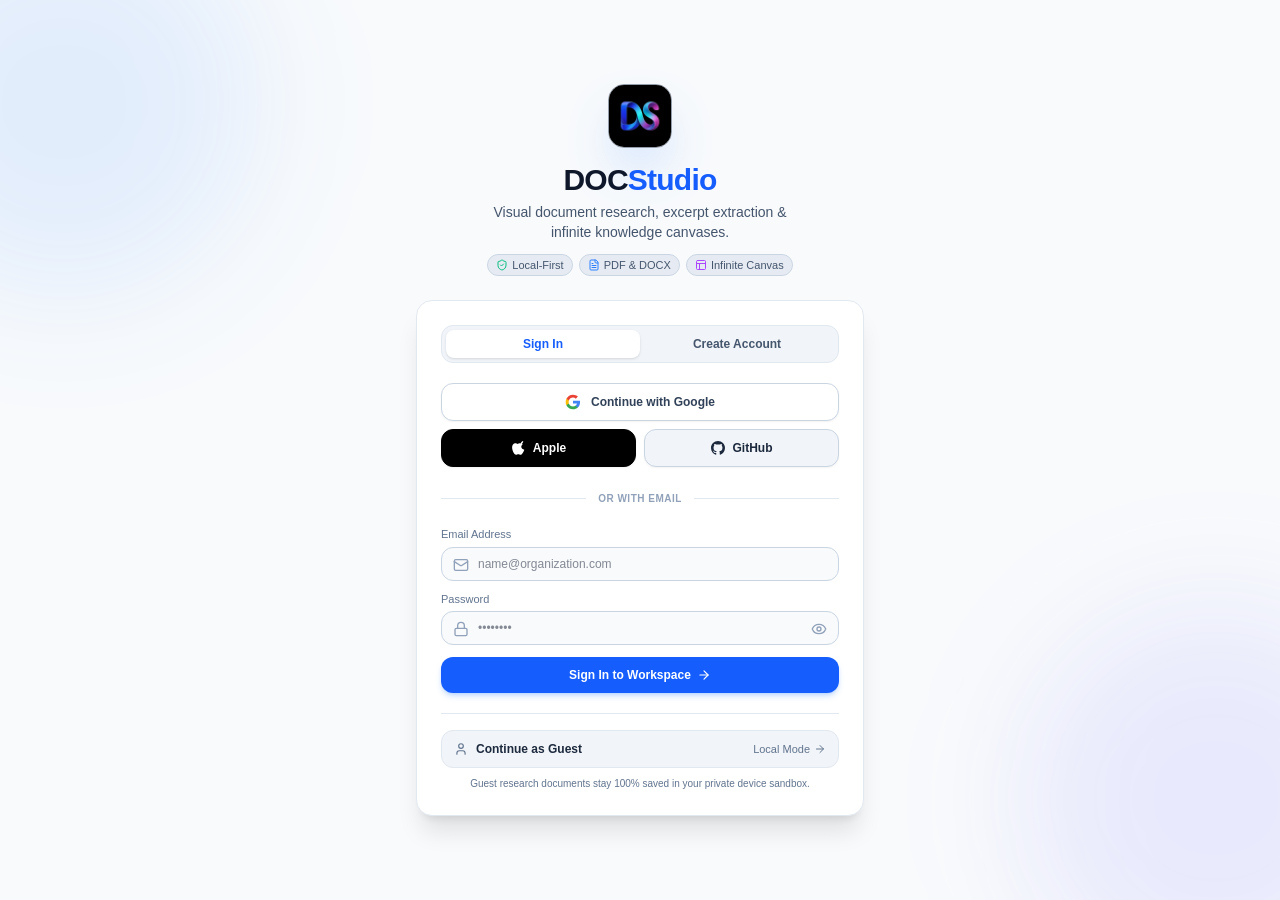
<file: index.html>
<!doctype html>
<html lang="en" class="w-full h-full">
  <head>
    <meta charset="UTF-8" />
    <meta name="viewport" content="width=device-width, initial-scale=1.0, maximum-scale=1.0, user-scalable=no, viewport-fit=cover" />
    <title>DOCStudio</title>
    <meta name="name" content="DOCStudio" />
    <meta name="application-name" content="DOCStudio" />
    <meta name="description" content="Production-quality local-first document research and visual annotation environment with infinite canvas workspace, semantic anchors, excerpt linking, ink gestures, and AI retrieval." />
    <meta property="og:site_name" content="DOCStudio" />
    <meta property="og:title" content="DOCStudio" />
    <meta property="og:description" content="Production-quality local-first document research and visual annotation environment with infinite canvas workspace, semantic anchors, excerpt linking, ink gestures, and AI retrieval." />
    <meta property="og:type" content="website" />
    <meta name="twitter:card" content="summary_large_image" />
    <meta name="twitter:title" content="DOCStudio" />
    <meta name="twitter:description" content="Production-quality local-first document research and visual annotation environment." />
    <meta name="theme-color" content="#0F172A" />
    <meta name="mobile-web-app-capable" content="yes" />
    <meta name="apple-mobile-web-app-capable" content="yes" />
    <meta name="apple-mobile-web-app-status-bar-style" content="default" />
    <meta name="apple-mobile-web-app-title" content="DOCStudio" />
    <link rel="icon" type="image/png" sizes="64x64" href="./favicon.png" />
    <link rel="icon" type="image/png" sizes="192x192" href="./icon-192.png" />
    <link rel="icon" type="image/png" sizes="512x512" href="./icon-512.png" />
    <link rel="apple-touch-icon" sizes="180x180" href="./apple-touch-icon.png" />
    <link rel="manifest" href="./manifest.json" crossorigin="anonymous" />
    <script>
      (function() {
        try {
          var theme = localStorage.getItem('theme');
          if (theme === 'dark' || (!theme && window.matchMedia('(prefers-color-scheme: dark)').matches)) {
            document.documentElement.classList.add('dark');
          } else {
            document.documentElement.classList.remove('dark');
          }
        } catch (e) {}
      })();
    </script>
    <script type="module" crossorigin src="./assets/index-Dez9h47p.js"></script>
    <link rel="stylesheet" crossorigin href="./assets/index-Bh60UkuM.css">
  </head>
  <body class="w-full h-full overflow-hidden bg-white dark:bg-slate-900 text-slate-900 dark:text-slate-100">
    <div id="root" class="w-full h-full relative"></div>
    <script>
      // Clear any legacy service workers or caches that could block Vite dev preview
      if ('serviceWorker' in navigator) {
        navigator.serviceWorker.getRegistrations().then((registrations) => {
          for (const registration of registrations) {
            registration.unregister();
          }
        });
      }
      if ('caches' in window) {
        caches.keys().then((names) => {
          for (const name of names) {
            caches.delete(name);
          }
        });
      }
    </script>
  </body>
</html>
</file>
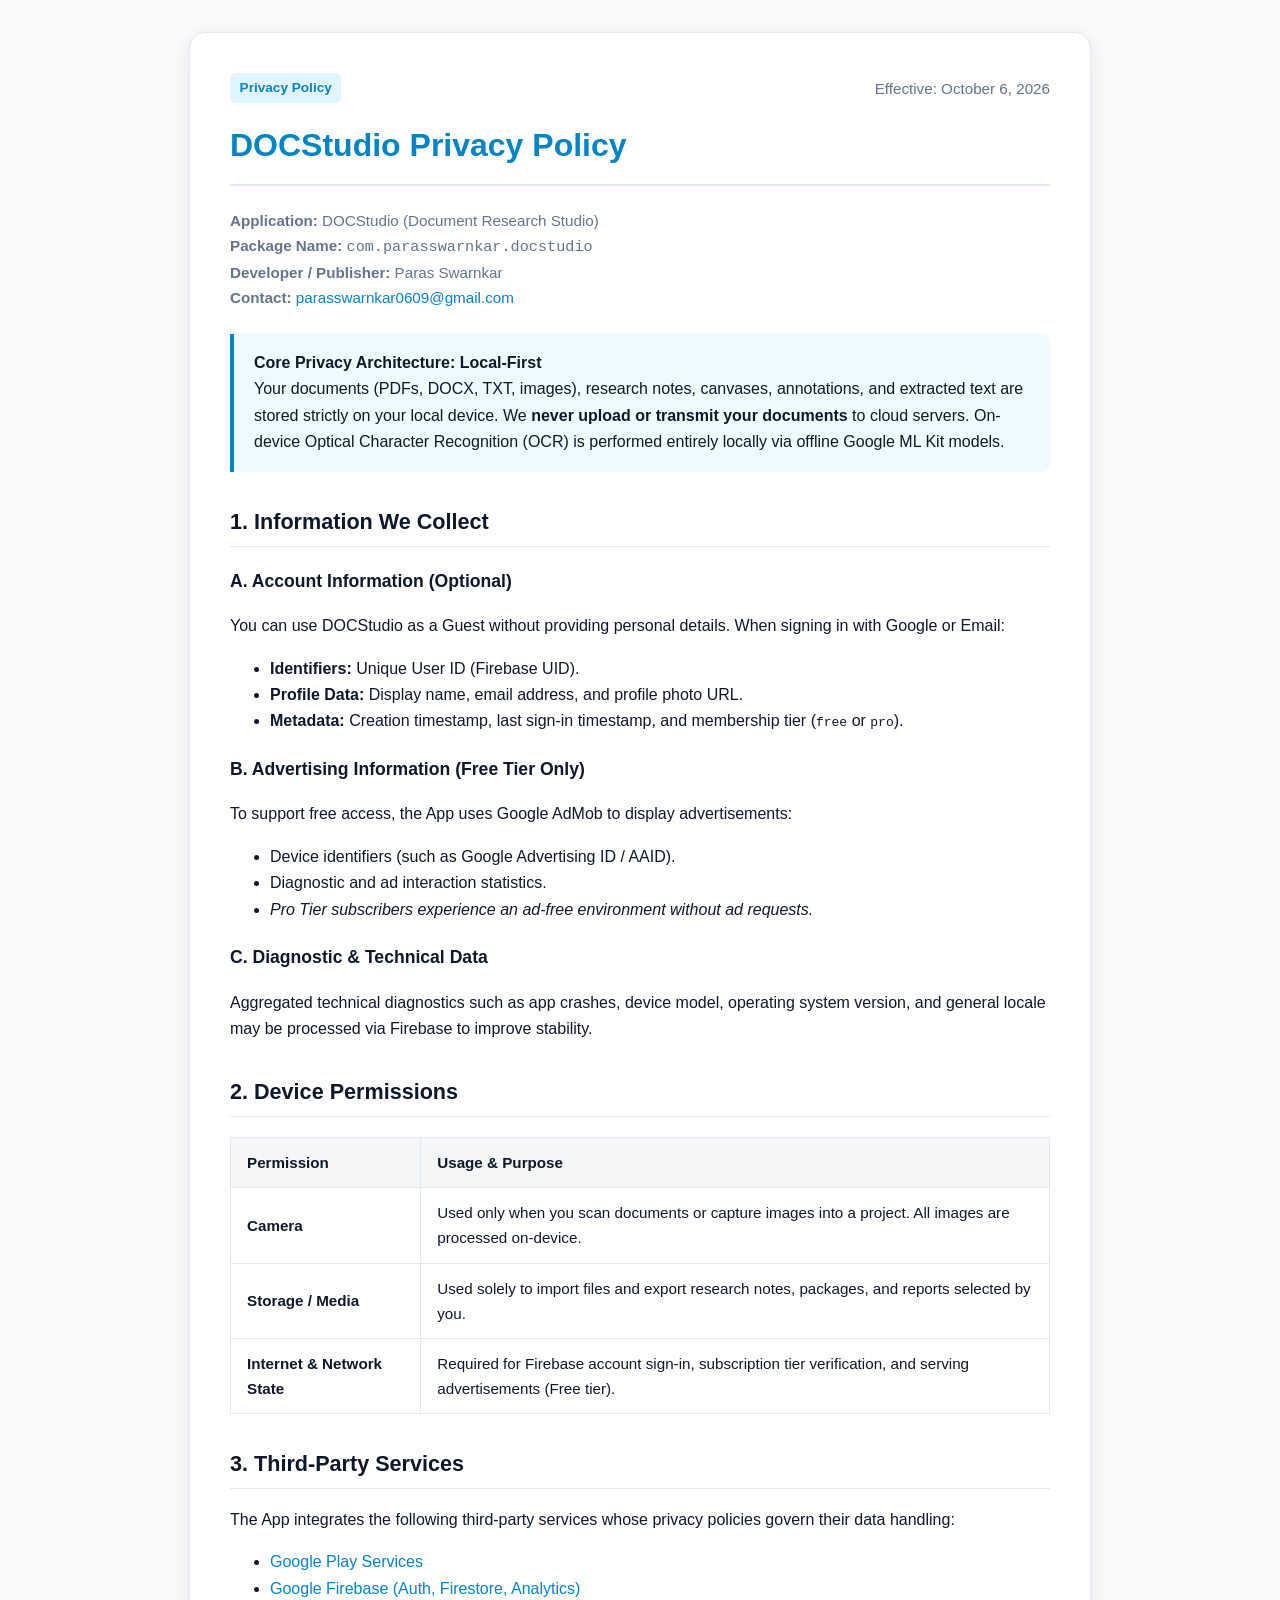
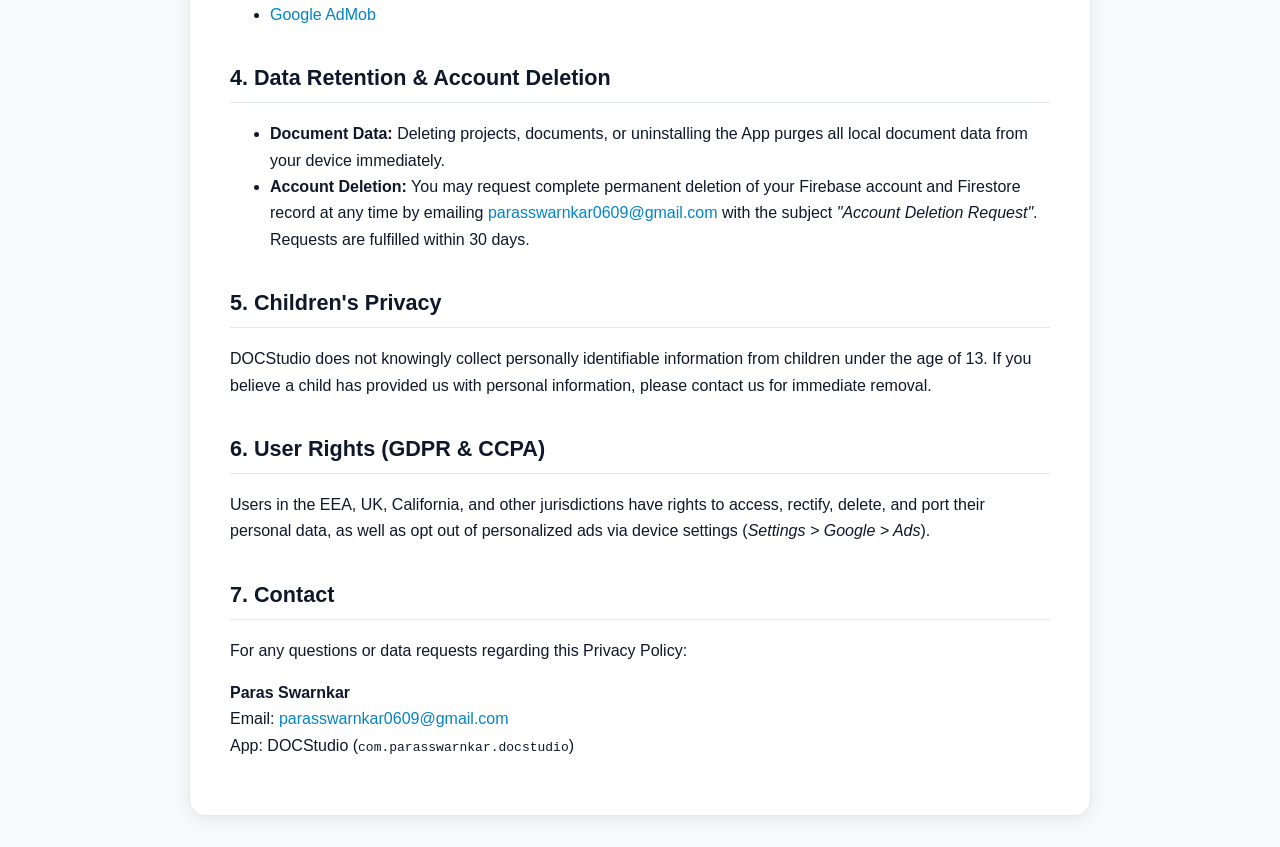
<file: privacy.html>
<!DOCTYPE html>
<html lang="en">
<head>
  <meta charset="UTF-8" />
  <meta name="viewport" content="width=device-width, initial-scale=1.0" />
  <title>Privacy Policy - DOCStudio</title>
  <style>
    :root {
      --bg: #0f172a;
      --card-bg: #1e293b;
      --text: #e2e8f0;
      --text-muted: #94a3b8;
      --accent: #38bdf8;
      --border: #334155;
    }
    @media (prefers-color-scheme: light) {
      :root {
        --bg: #f8fafc;
        --card-bg: #ffffff;
        --text: #0f172a;
        --text-muted: #64748b;
        --accent: #0284c7;
        --border: #e2e8f0;
      }
    }
    body {
      font-family: -apple-system, BlinkMacSystemFont, "Segoe UI", Roboto, Helvetica, Arial, sans-serif;
      line-height: 1.65;
      color: var(--text);
      background-color: var(--bg);
      margin: 0;
      padding: 2rem 1rem;
    }
    .container {
      max-width: 820px;
      margin: 0 auto;
      background: var(--card-bg);
      border: 1px solid var(--border);
      border-radius: 16px;
      padding: 2.5rem;
      box-shadow: 0 4px 20px rgba(0, 0, 0, 0.08);
    }
    h1 {
      font-size: 2rem;
      margin-top: 0;
      color: var(--accent);
      border-bottom: 2px solid var(--border);
      padding-bottom: 0.75rem;
    }
    h2 {
      font-size: 1.35rem;
      margin-top: 2rem;
      color: var(--text);
      border-bottom: 1px solid var(--border);
      padding-bottom: 0.4rem;
    }
    h3 {
      font-size: 1.1rem;
      margin-top: 1.25rem;
    }
    p, li {
      color: var(--text);
    }
    .muted {
      color: var(--text-muted);
      font-size: 0.95rem;
    }
    .badge {
      display: inline-block;
      padding: 0.25rem 0.6rem;
      background: rgba(56, 189, 248, 0.15);
      color: var(--accent);
      border-radius: 6px;
      font-size: 0.85rem;
      font-weight: 600;
    }
    table {
      width: 100%;
      border-collapse: collapse;
      margin: 1.25rem 0;
    }
    th, td {
      border: 1px solid var(--border);
      padding: 0.75rem 1rem;
      text-align: left;
      font-size: 0.95rem;
    }
    th {
      background: rgba(148, 163, 184, 0.1);
    }
    a {
      color: var(--accent);
      text-decoration: none;
    }
    a:hover {
      text-decoration: underline;
    }
    .callout {
      background: rgba(56, 189, 248, 0.08);
      border-left: 4px solid var(--accent);
      padding: 1rem 1.25rem;
      border-radius: 0 8px 8px 0;
      margin: 1.5rem 0;
    }
  </style>
</head>
<body>
  <div class="container">
    <div style="display: flex; justify-content: space-between; align-items: center; margin-bottom: 1rem;">
      <span class="badge">Privacy Policy</span>
      <span class="muted">Effective: October 6, 2026</span>
    </div>
    <h1>DOCStudio Privacy Policy</h1>
    <p class="muted">
      <strong>Application:</strong> DOCStudio (Document Research Studio)<br />
      <strong>Package Name:</strong> <code>com.parasswarnkar.docstudio</code><br />
      <strong>Developer / Publisher:</strong> Paras Swarnkar<br />
      <strong>Contact:</strong> <a href="mailto:parasswarnkar0609@gmail.com">parasswarnkar0609@gmail.com</a>
    </p>

    <div class="callout">
      <strong>Core Privacy Architecture: Local-First</strong><br />
      Your documents (PDFs, DOCX, TXT, images), research notes, canvases, annotations, and extracted text are stored strictly on your local device. We <strong>never upload or transmit your documents</strong> to cloud servers. On-device Optical Character Recognition (OCR) is performed entirely locally via offline Google ML Kit models.
    </div>

    <h2>1. Information We Collect</h2>
    <h3>A. Account Information (Optional)</h3>
    <p>You can use DOCStudio as a Guest without providing personal details. When signing in with Google or Email:</p>
    <ul>
      <li><strong>Identifiers:</strong> Unique User ID (Firebase UID).</li>
      <li><strong>Profile Data:</strong> Display name, email address, and profile photo URL.</li>
      <li><strong>Metadata:</strong> Creation timestamp, last sign-in timestamp, and membership tier (<code>free</code> or <code>pro</code>).</li>
    </ul>

    <h3>B. Advertising Information (Free Tier Only)</h3>
    <p>To support free access, the App uses Google AdMob to display advertisements:</p>
    <ul>
      <li>Device identifiers (such as Google Advertising ID / AAID).</li>
      <li>Diagnostic and ad interaction statistics.</li>
      <li><em>Pro Tier subscribers experience an ad-free environment without ad requests.</em></li>
    </ul>

    <h3>C. Diagnostic & Technical Data</h3>
    <p>Aggregated technical diagnostics such as app crashes, device model, operating system version, and general locale may be processed via Firebase to improve stability.</p>

    <h2>2. Device Permissions</h2>
    <table>
      <thead>
        <tr>
          <th>Permission</th>
          <th>Usage & Purpose</th>
        </tr>
      </thead>
      <tbody>
        <tr>
          <td><strong>Camera</strong></td>
          <td>Used only when you scan documents or capture images into a project. All images are processed on-device.</td>
        </tr>
        <tr>
          <td><strong>Storage / Media</strong></td>
          <td>Used solely to import files and export research notes, packages, and reports selected by you.</td>
        </tr>
        <tr>
          <td><strong>Internet & Network State</strong></td>
          <td>Required for Firebase account sign-in, subscription tier verification, and serving advertisements (Free tier).</td>
        </tr>
      </tbody>
    </table>

    <h2>3. Third-Party Services</h2>
    <p>The App integrates the following third-party services whose privacy policies govern their data handling:</p>
    <ul>
      <li><a href="https://policies.google.com/privacy" target="_blank" rel="noopener">Google Play Services</a></li>
      <li><a href="https://firebase.google.com/support/privacy" target="_blank" rel="noopener">Google Firebase (Auth, Firestore, Analytics)</a></li>
      <li><a href="https://policies.google.com/technologies/ads" target="_blank" rel="noopener">Google AdMob</a></li>
    </ul>

    <h2>4. Data Retention & Account Deletion</h2>
    <ul>
      <li><strong>Document Data:</strong> Deleting projects, documents, or uninstalling the App purges all local document data from your device immediately.</li>
      <li><strong>Account Deletion:</strong> You may request complete permanent deletion of your Firebase account and Firestore record at any time by emailing <a href="mailto:parasswarnkar0609@gmail.com">parasswarnkar0609@gmail.com</a> with the subject <em>"Account Deletion Request"</em>. Requests are fulfilled within 30 days.</li>
    </ul>

    <h2>5. Children's Privacy</h2>
    <p>DOCStudio does not knowingly collect personally identifiable information from children under the age of 13. If you believe a child has provided us with personal information, please contact us for immediate removal.</p>

    <h2>6. User Rights (GDPR & CCPA)</h2>
    <p>Users in the EEA, UK, California, and other jurisdictions have rights to access, rectify, delete, and port their personal data, as well as opt out of personalized ads via device settings (<em>Settings &gt; Google &gt; Ads</em>).</p>

    <h2>7. Contact</h2>
    <p>For any questions or data requests regarding this Privacy Policy:</p>
    <p>
      <strong>Paras Swarnkar</strong><br />
      Email: <a href="mailto:parasswarnkar0609@gmail.com">parasswarnkar0609@gmail.com</a><br />
      App: DOCStudio (<code>com.parasswarnkar.docstudio</code>)
    </p>
  </div>
</body>
</html>
</file>
